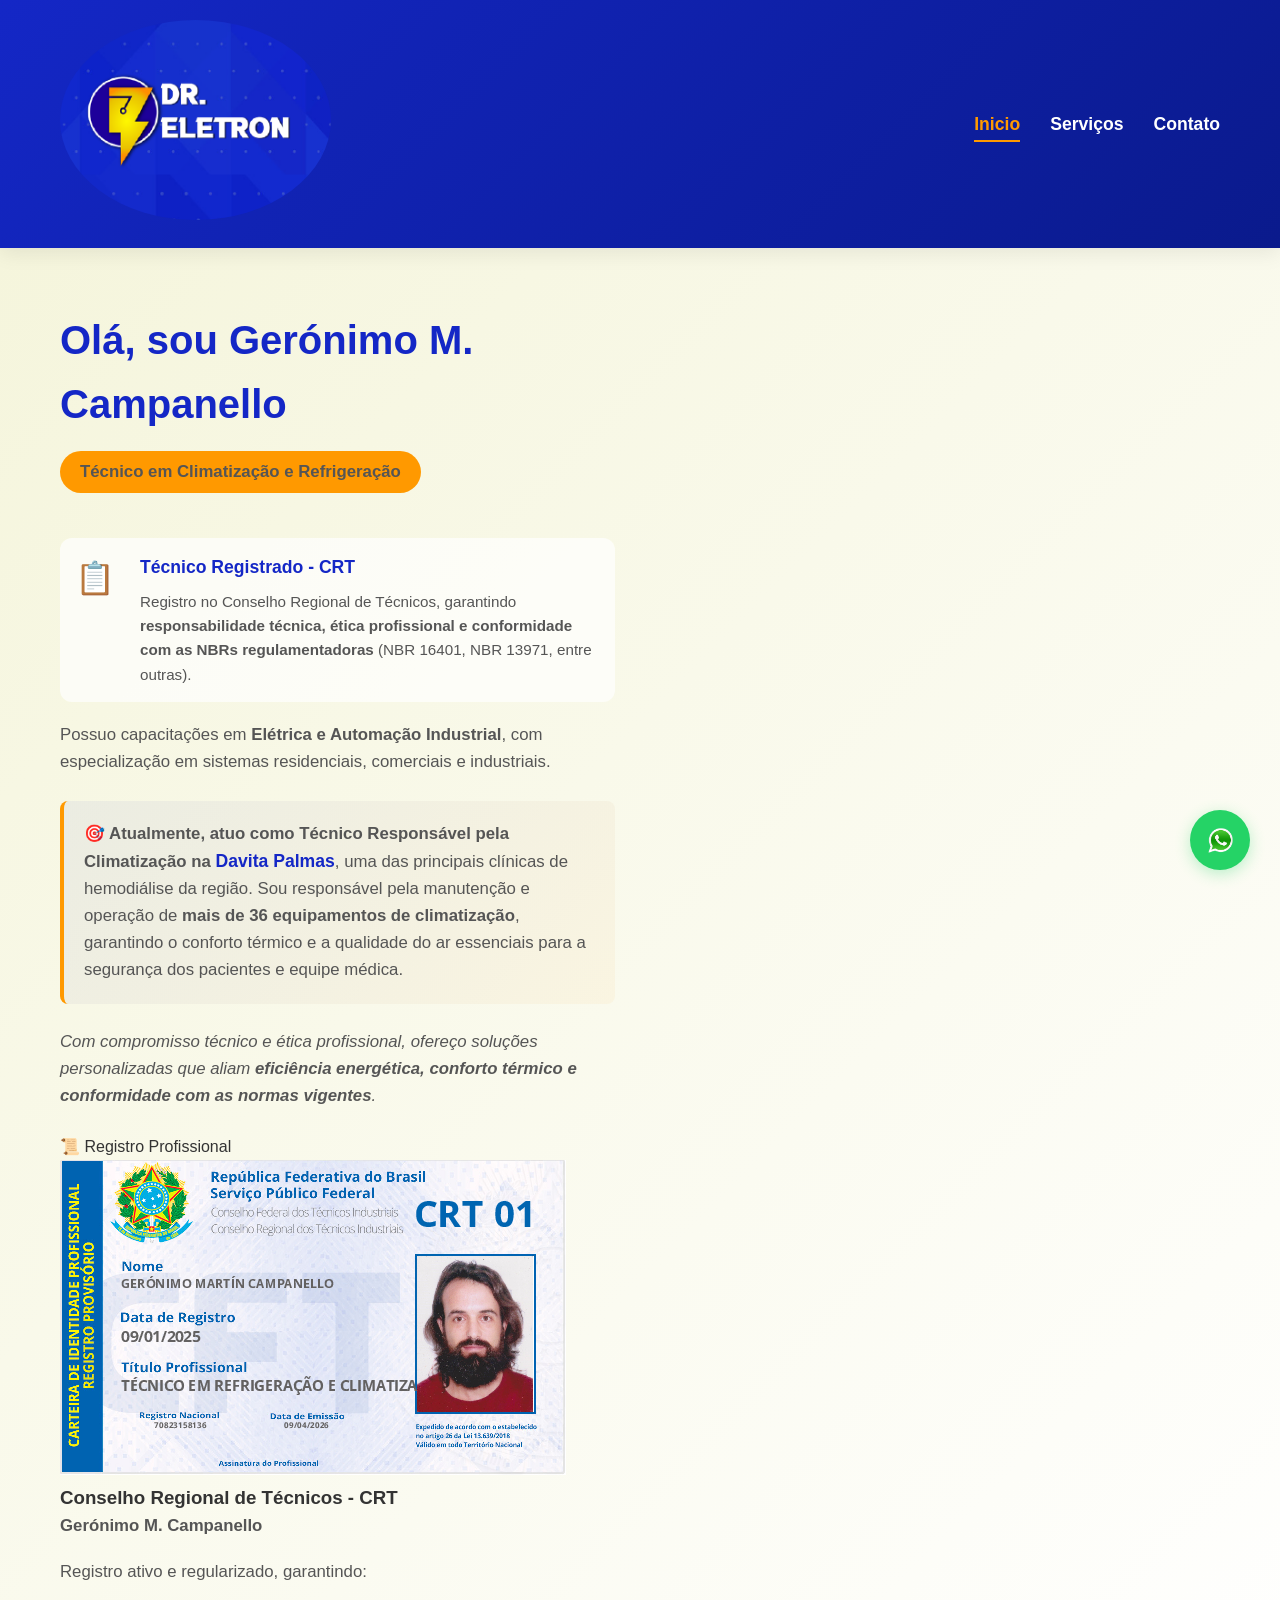
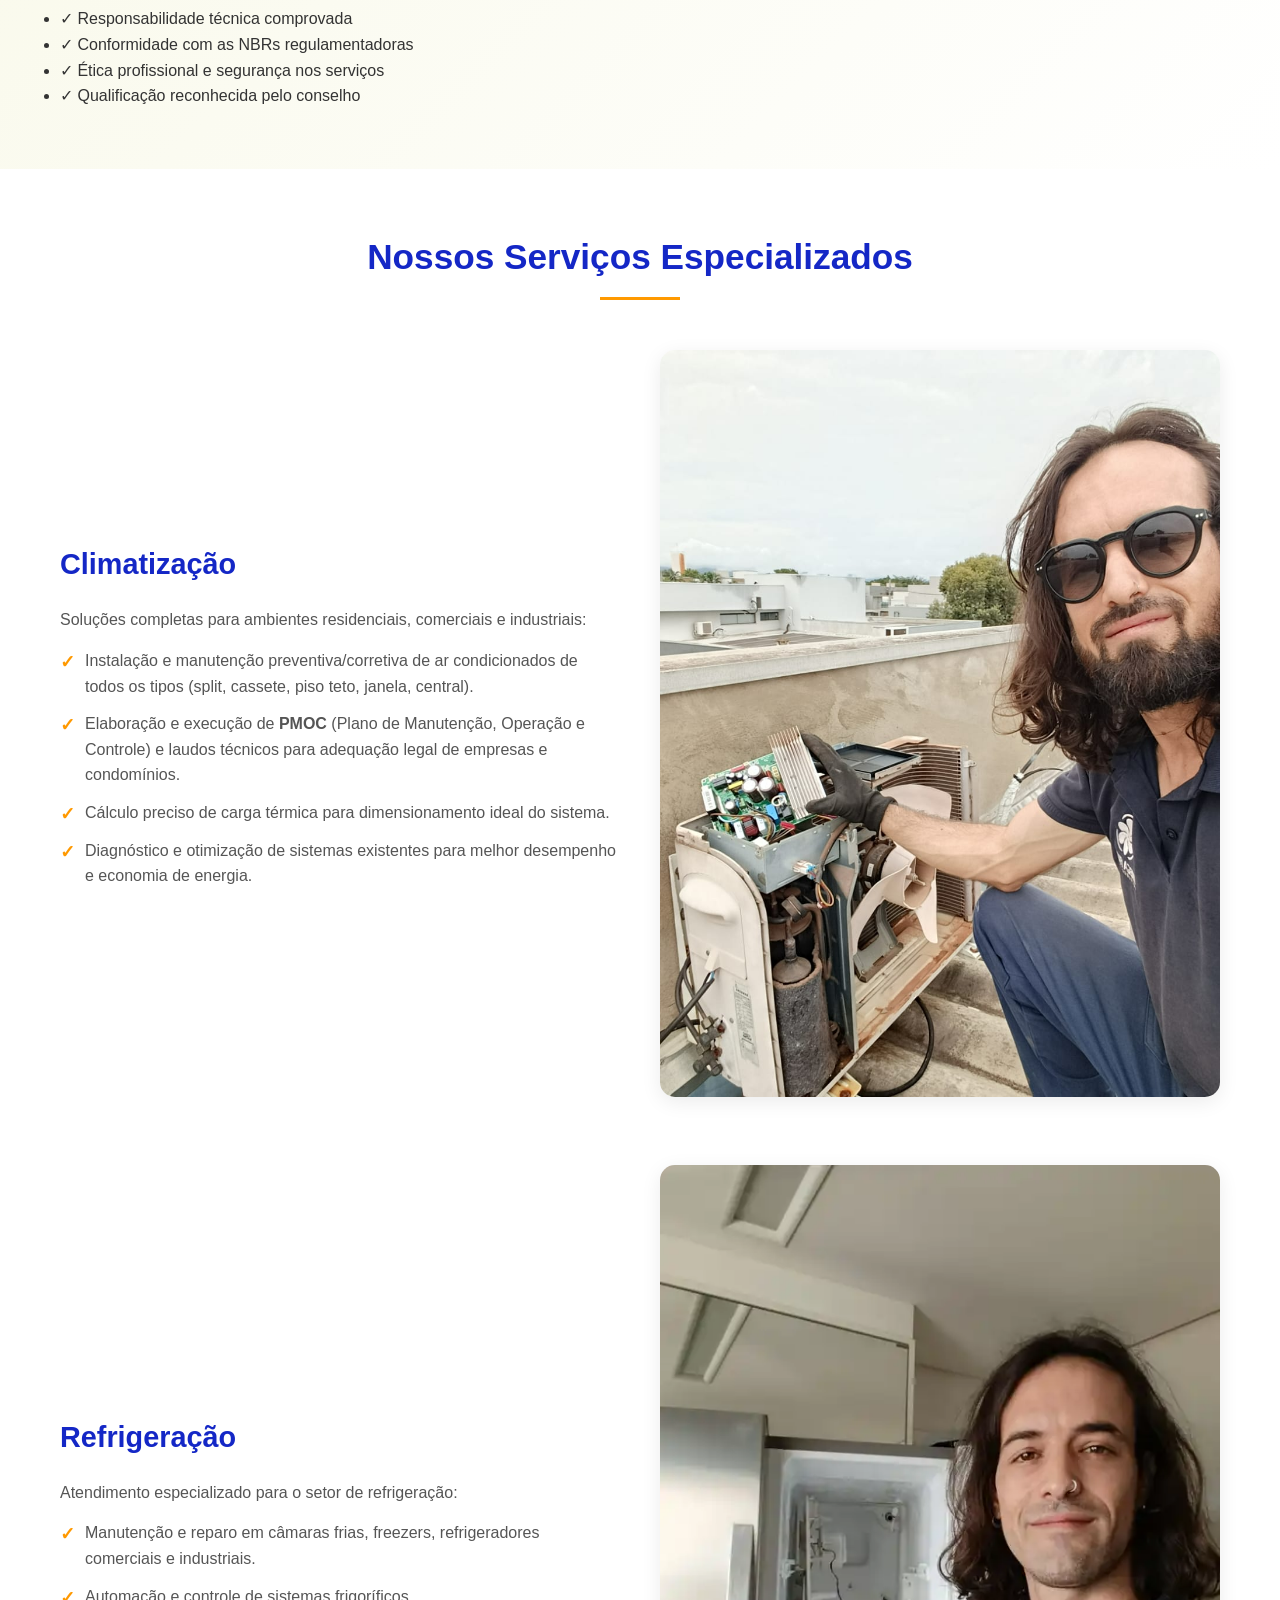
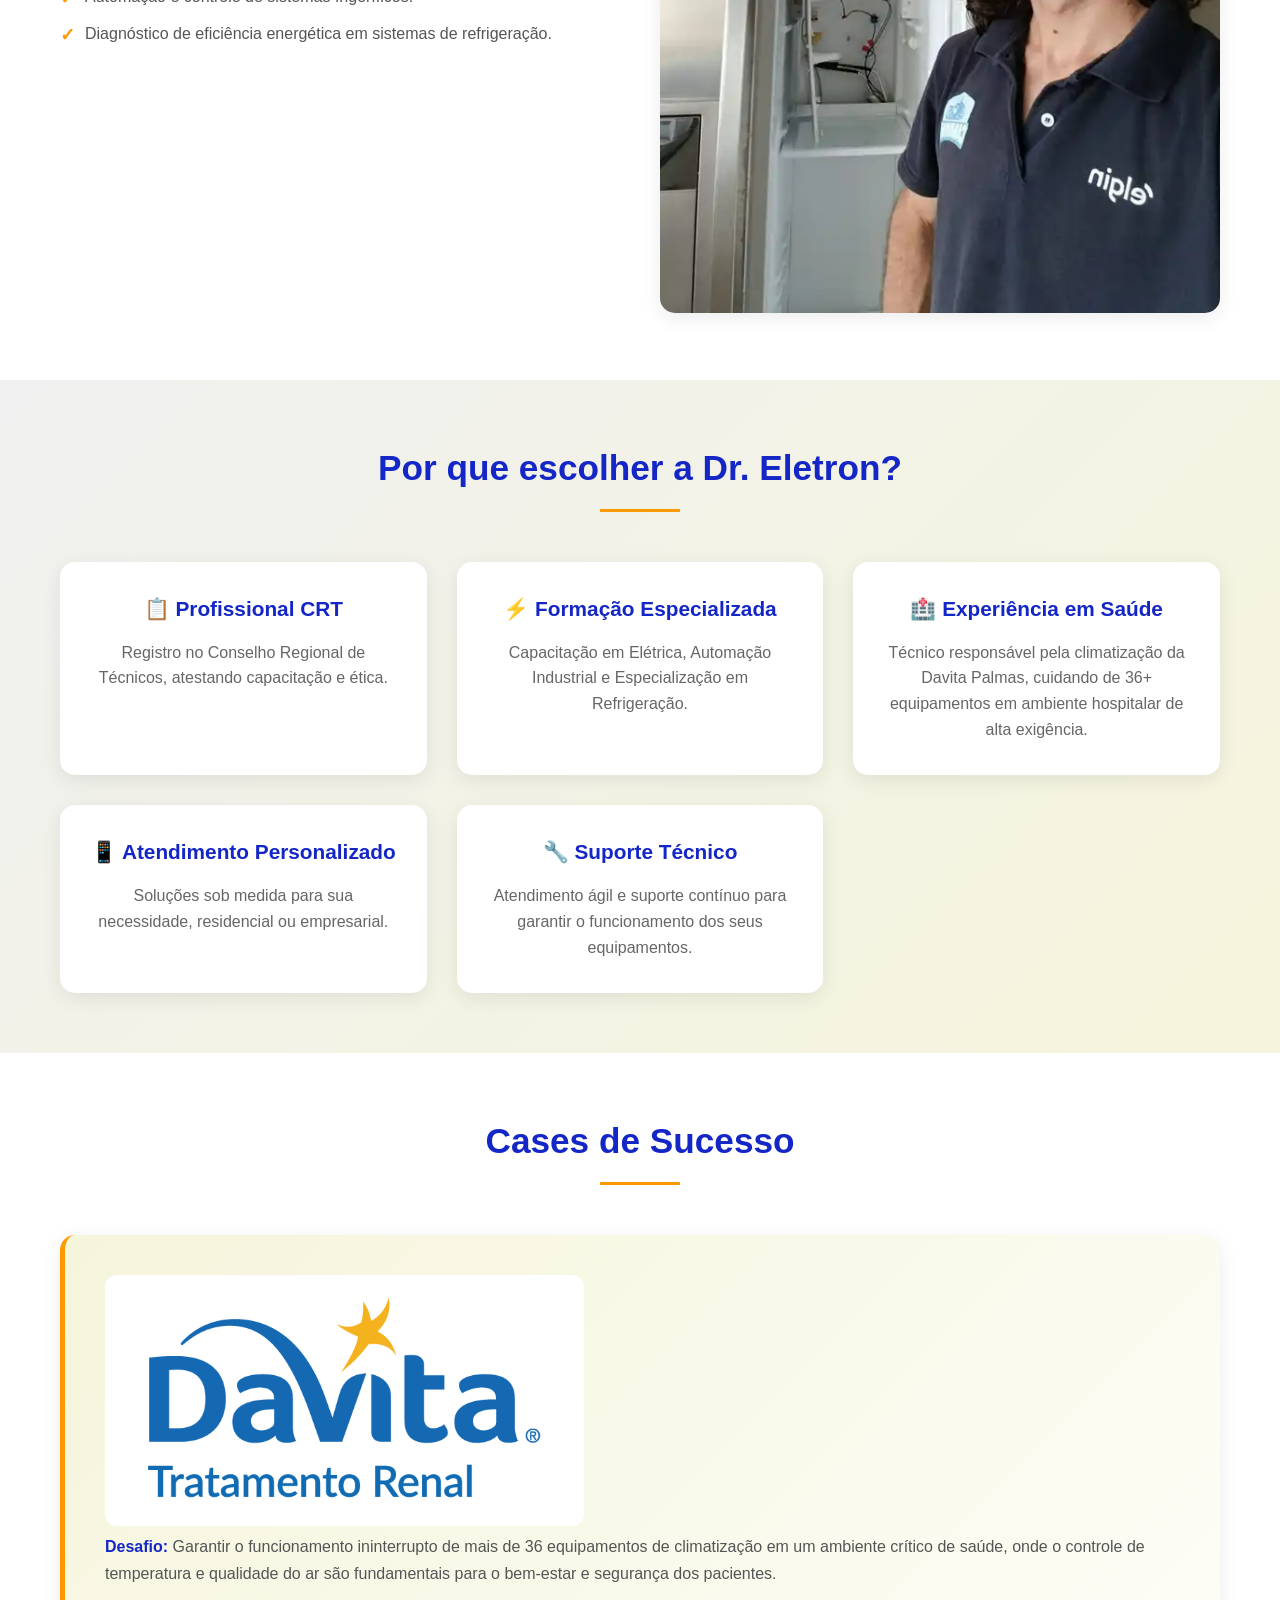
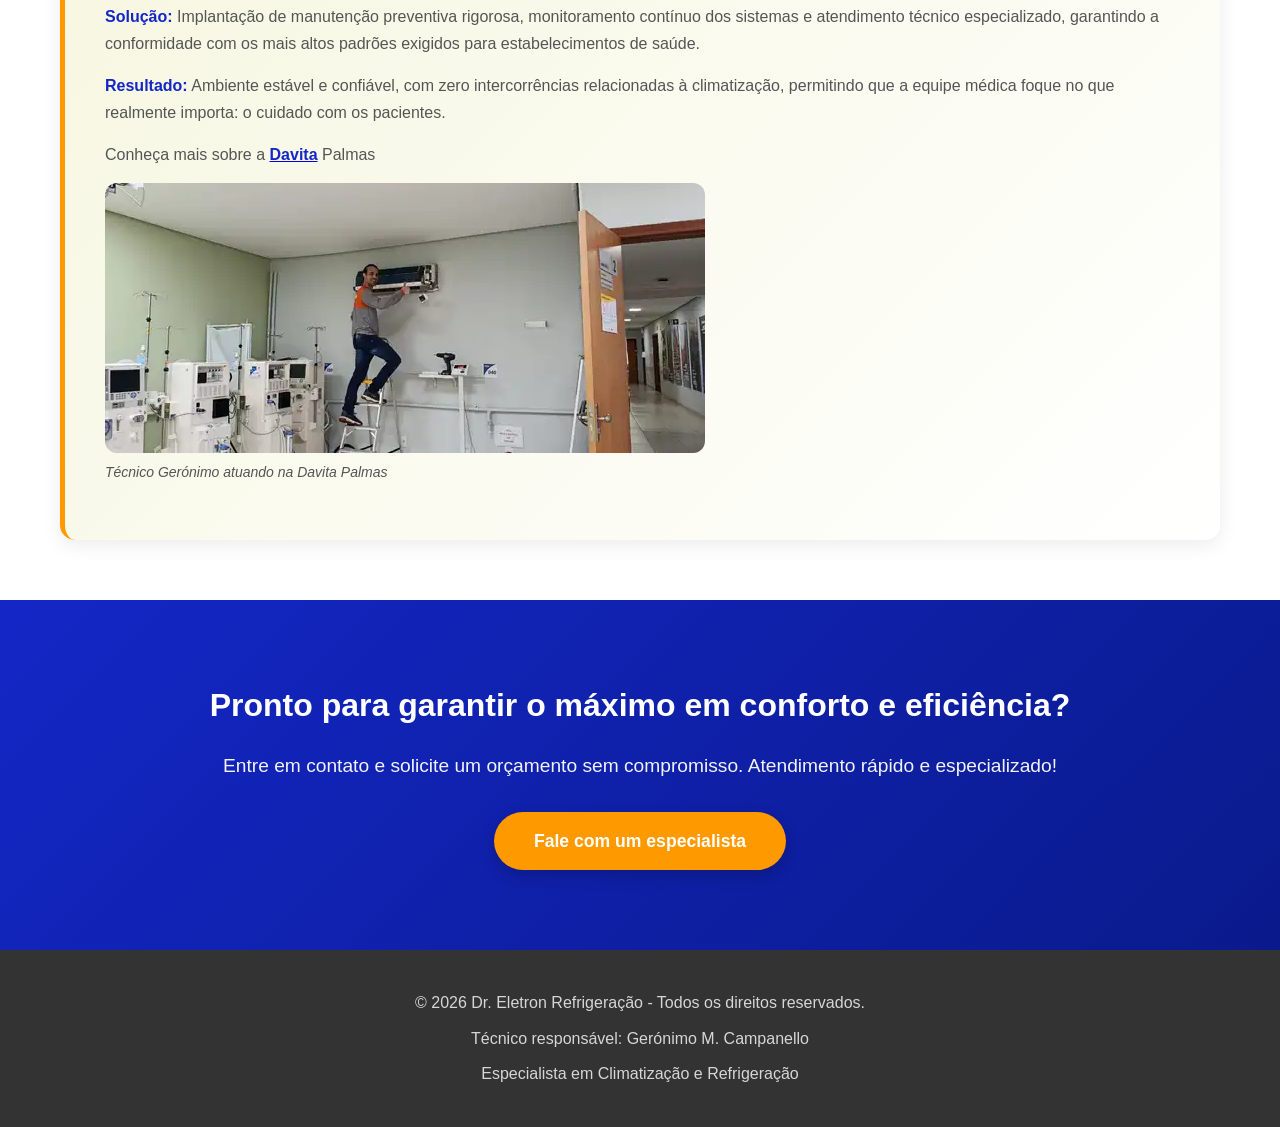
<file: index.html>
<!DOCTYPE html>
<html lang="pt-br">

<head>
    <meta charset="UTF-8">
    <meta name="viewport" content="width=device-width, initial-scale=1.0">
    <meta name="description"
        content="Dr. Eletron Refrigeração - Serviços técnicos especializados em climatização e refrigeração residencial, comercial e industrial. Técnico responsável pela climatização da Davita Palmas. Profissional credenciado Gree Brasil.">
    <meta name="keywords"
        content="climatização, refrigeração, ar condicionado, manutenção, instalação, PMOC, Geronimo Campanello, Davita Palmas, técnico climatização">
    <title>Dr. Eletron Refrigeração | Climatização e Refrigeração</title>
    <link rel="stylesheet" href="estilo.css">
    <link rel="icon" href="img-logos/dr.eletron.ico">
</head>

<body>
    <header>
        <div class="container">
            <div class="logo">
                <img src="img-logos/logo.dr.eletron.png" alt="Logo Dr. Eletron Refrigeração">
            </div>
            <nav>
                <ul class="menu">
                    <li><a href="#index" class="ativo">Inicio</a></li>
                    <li><a href="#servicos">Serviços</a></li>
                    <li><a href="contato.html">Contato</a></li>
                </ul>
            </nav>
        </div>
    </header>
    <main>


        <!-- Seção Sobre o Técnico -->
        <section class="sobre-tecnico" id="index">
            <div class="container">
                <div class="tecnico-info">
                    <h2>Olá, sou Gerónimo M. Campanello</h2>
                    <p class="badge">Técnico em Climatização e Refrigeração</p>


                    <!-- Credenciais em destaque -->
                    <div class="credenciais-destaque">
                        <div class="credencial-item">
                            <div class="credencial-icon">📋</div>
                            <div class="credencial-texto">
                                <h3>Técnico Registrado - CRT</h3>
                                <p>Registro no Conselho Regional de Técnicos, garantindo <strong>responsabilidade
                                        técnica, ética profissional e conformidade com as NBRs regulamentadoras</strong>
                                    (NBR 16401, NBR 13971, entre outras).</p>
                            </div>
                        </div>
                    <!--
                        <div class="credencial-item">
                            <div class="credencial-icon">🏭</div>
                            <div class="credencial-texto">
                                <h3>Instalador Credenciado Gree Brasil</h3>
                                <p>Certificação oficial da marca, assegurando <strong>procedimentos técnicos conforme
                                        padrão de fábrica, garantia estendida e excelência</strong> em instalações e
                                    manutenções.</p>
                            </div>
                        </div>
                    </div>

                    <div class="img-gree">
                        <img src="img-logos/logo.gree.webp" alt="Logo Gree">
                    </div>
-->
                    <p class="descricao-formacao">Possuo capacitações em <strong>Elétrica e Automação
                            Industrial</strong>, com especialização em sistemas residenciais, comerciais e industriais.
                    </p>

                    <div class="destaque-experiencia">
                        <p><strong>🎯 Atualmente, atuo como Técnico Responsável pela Climatização na <span
                                    class="davita"><a target="_blank"
                                        href="https://www.davita.com.br/post_clinica/davita-palmas/">Davita
                                        Palmas</a></span></strong>, uma das principais clínicas de hemodiálise da
                            região. Sou responsável pela manutenção e operação de <strong>mais de 36 equipamentos de
                                climatização</strong>, garantindo o conforto térmico e a qualidade do ar essenciais para
                            a segurança dos pacientes e equipe médica.</p>
                    </div>

                    <p class="compromisso">Com compromisso técnico e ética profissional, ofereço soluções personalizadas
                        que aliam <strong>eficiência energética, conforto térmico e conformidade com as normas
                            vigentes</strong>.</p>
                </div>

                <!-- Card CRT em Destaque -->
                <div class="card-crt-destaque">
                    <div class="crt-badge">
                        <span class="crt-icon">📜</span>
                        <span class="crt-title">Registro Profissional</span>
                    </div>
                    <div class="crt-content">
                        <div class="crt-imagem">
                            <img src="img-logos/carteira.crt.png" alt="Carteira CRT - Gerónimo M. Campanello">
                            <div class="crt-efeito"></div>
                        </div>
                        <div class="crt-info">
                            <h3>Conselho Regional de Técnicos - CRT</h3>
                            <p><strong>Gerónimo M. Campanello</strong></p>
                            <p>Registro ativo e regularizado, garantindo:</p>
                            <ul>
                                <li>✓ Responsabilidade técnica comprovada</li>
                                <li>✓ Conformidade com as NBRs regulamentadoras</li>
                                <li>✓ Ética profissional e segurança nos serviços</li>
                                <li>✓ Qualificação reconhecida pelo conselho</li>
                            </ul>
                        </div>
                    </div>
                </div>

            </div>
        </section>
        <!-- Seção de Serviços em Destaque -->
        <section class="servicos-destaque" id="servicos">
            <div class="container">
                <h2>Nossos Serviços Especializados</h2>
                <div class="servico-item">
                    <div class="servico-texto">
                        <h3>Climatização</h3>
                        <p>Soluções completas para ambientes residenciais, comerciais e industriais:</p>
                        <ul>
                            <li>Instalação e manutenção preventiva/corretiva de ar condicionados de todos os tipos
                                (split, cassete, piso teto, janela, central).</li>
                            <li>Elaboração e execução de <strong>PMOC</strong> (Plano de Manutenção, Operação e
                                Controle) e laudos técnicos para adequação legal de empresas e condomínios.</li>
                            <li>Cálculo preciso de carga térmica para dimensionamento ideal do sistema.</li>
                            <li>Diagnóstico e otimização de sistemas existentes para melhor desempenho e economia de
                                energia.</li>
                        </ul>
                    </div>
                    <div class="servico-imagem">
                        <img src="img-logos/geronimo.placa.condensadora.jpeg"
                            alt="Técnico Gerónimo realizando manutenção em equipamento de refrigeração">
                    </div>
                </div>

                <div class="servico-item">
                    <div class="servico-texto">
                        <h3>Refrigeração</h3>
                        <p>Atendimento especializado para o setor de refrigeração:</p>
                        <ul>
                            <li>Manutenção e reparo em câmaras frias, freezers, refrigeradores comerciais e industriais.
                            </li>
                            <li>Automação e controle de sistemas frigoríficos.</li>
                            <li>Diagnóstico de eficiência energética em sistemas de refrigeração.</li>
                        </ul>
                    </div>
                    <div class="servico-imagem">
                        <img src="img-logos/geronimo.refrigeracao01.webp"
                            alt="Técnico realizando manutenção em geladeira">
                    </div>
                </div>
            </div>
        </section>

        <!-- Seção de Diferenciais -->
        <section class="diferenciais">
            <div class="container">
                <h2>Por que escolher a Dr. Eletron?</h2>
                <div class="cards-diferenciais">

                    <div class="card">
                        <h3>📋 Profissional CRT</h3>
                        <p>Registro no Conselho Regional de Técnicos, atestando capacitação e ética.</p>
                    </div>
                    <div class="card">
                        <h3>⚡ Formação Especializada</h3>
                        <p>Capacitação em Elétrica, Automação Industrial e Especialização em Refrigeração.</p>
                    </div>
                 
                 <!--
                    <div class="card">
                        <h3>🏆 Credenciamento Gree</h3>
                        <p>Instalador oficial, garantindo procedimentos de fábrica e garantia estendida.</p>
                    </div>

                -->    
                    <div class="card">
                        <h3>🏥 Experiência em Saúde</h3>
                        <p>Técnico responsável pela climatização da Davita Palmas, cuidando de 36+ equipamentos em
                            ambiente hospitalar de alta exigência.</p>
                    </div>

                    <div class="card">
                        <h3>📱 Atendimento Personalizado</h3>
                        <p>Soluções sob medida para sua necessidade, residencial ou empresarial.</p>
                    </div>
                    <div class="card">
                        <h3>🔧 Suporte Técnico</h3>
                        <p>Atendimento ágil e suporte contínuo para garantir o funcionamento dos seus equipamentos.</p>
                    </div>
                </div>
            </div>
        </section>

        <!-- Seção Cases de Sucesso -->
        <section class="cases">
            <div class="container">
                <h2>Cases de Sucesso</h2>
                <div class="case-item">
                    <div class="case-info">
                        <img src="img-logos/logodavita.png" alt="logo Davita Clinica de Hemodialises">
                        <p><strong>Desafio:</strong> Garantir o funcionamento ininterrupto de mais de 36 equipamentos de
                            climatização em um ambiente crítico de saúde, onde o controle de temperatura e qualidade do
                            ar são fundamentais para o bem-estar e segurança dos pacientes.</p>
                        <p><strong>Solução:</strong> Implantação de manutenção preventiva rigorosa, monitoramento
                            contínuo dos sistemas e atendimento técnico especializado, garantindo a conformidade com os
                            mais altos padrões exigidos para estabelecimentos de saúde.</p>
                        <p><strong>Resultado:</strong> Ambiente estável e confiável, com zero intercorrências
                            relacionadas à climatização, permitindo que a equipe médica foque no que realmente importa:
                            o cuidado com os pacientes.</p>
                        <p>Conheça mais sobre a <a target="_blank" href="https://www.davita.com.br/post_clinica/davita-palmas/"><strong>Davita</strong></a> Palmas</p>
                        <img src="img-logos/geronimo.davita.escada.webp" alt="">
                        <p class="txt-comentario"><i>Técnico Gerónimo atuando na Davita Palmas</i></p>
                    </div>
                </div>
            </div>
        </section>

        <!-- Seção de Chamada para Ação (CTA) -->
        <section class="cta">
            <div class="container">
                <h2>Pronto para garantir o máximo em conforto e eficiência?</h2>
                <p>Entre em contato e solicite um orçamento sem compromisso. Atendimento rápido e especializado!</p>
                <a href="contato.html" class="btn-contato">Fale com um especialista</a>
            </div>
        </section>
    </main>

    <footer>
        <div class="container">
            <p>© 2026 Dr. Eletron Refrigeração - Todos os direitos reservados.</p>
            <p>Técnico responsável: Gerónimo M. Campanello</p>
            <p>Especialista em Climatização e Refrigeração</p>
        </div>
    </footer>

    <!-- Botão Flutuante WhatsApp -->
    <a href="https://wa.me/5563992994443?text=Olá%20Gerónimo,%20gostaria%20de%20mais%20informações%20sobre%20seus%20serviços!"
        class="whatsapp-float" target="_blank" rel="noopener noreferrer">
        <img src="img-logos/za.s.fund (1).png" alt="WhatsApp" class="whatsapp-icon">
        <span class="whatsapp-tooltip">Fale conosco!</span>
    </a>
</body>

</html>
</file>
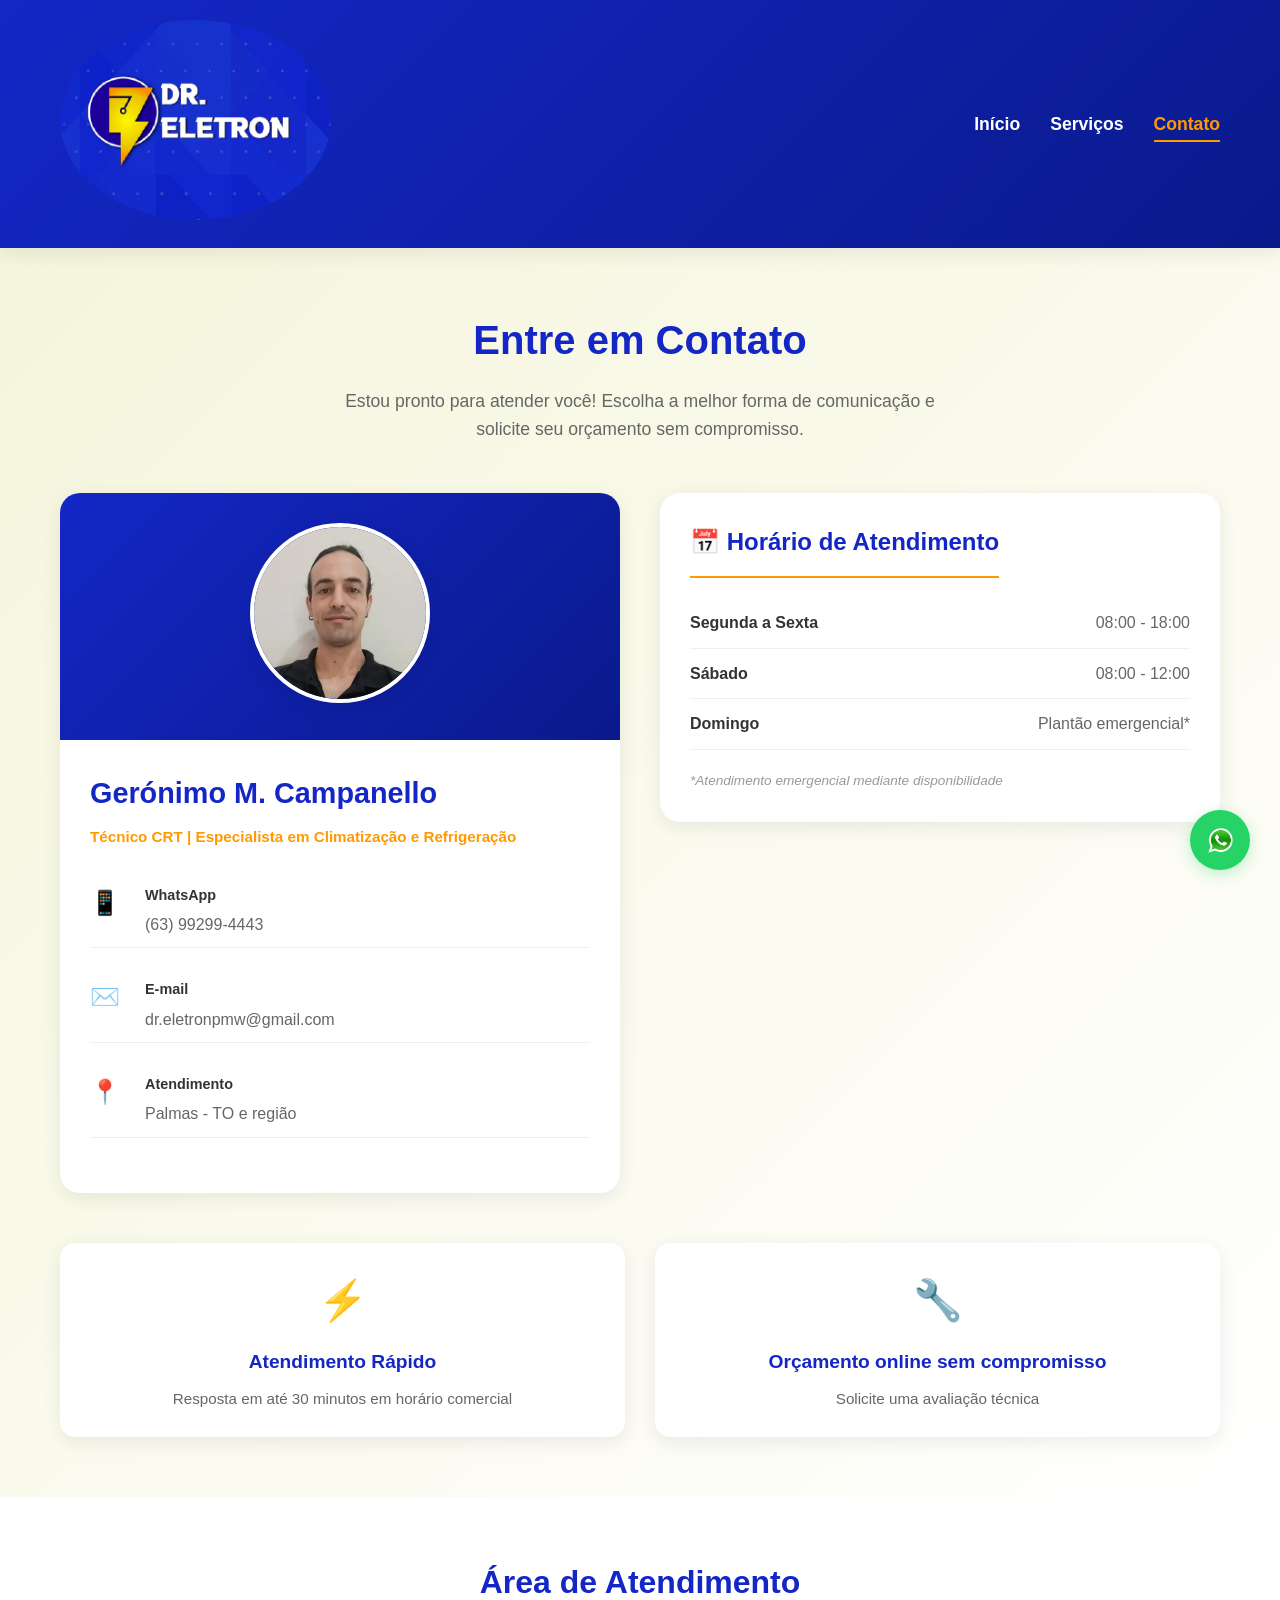
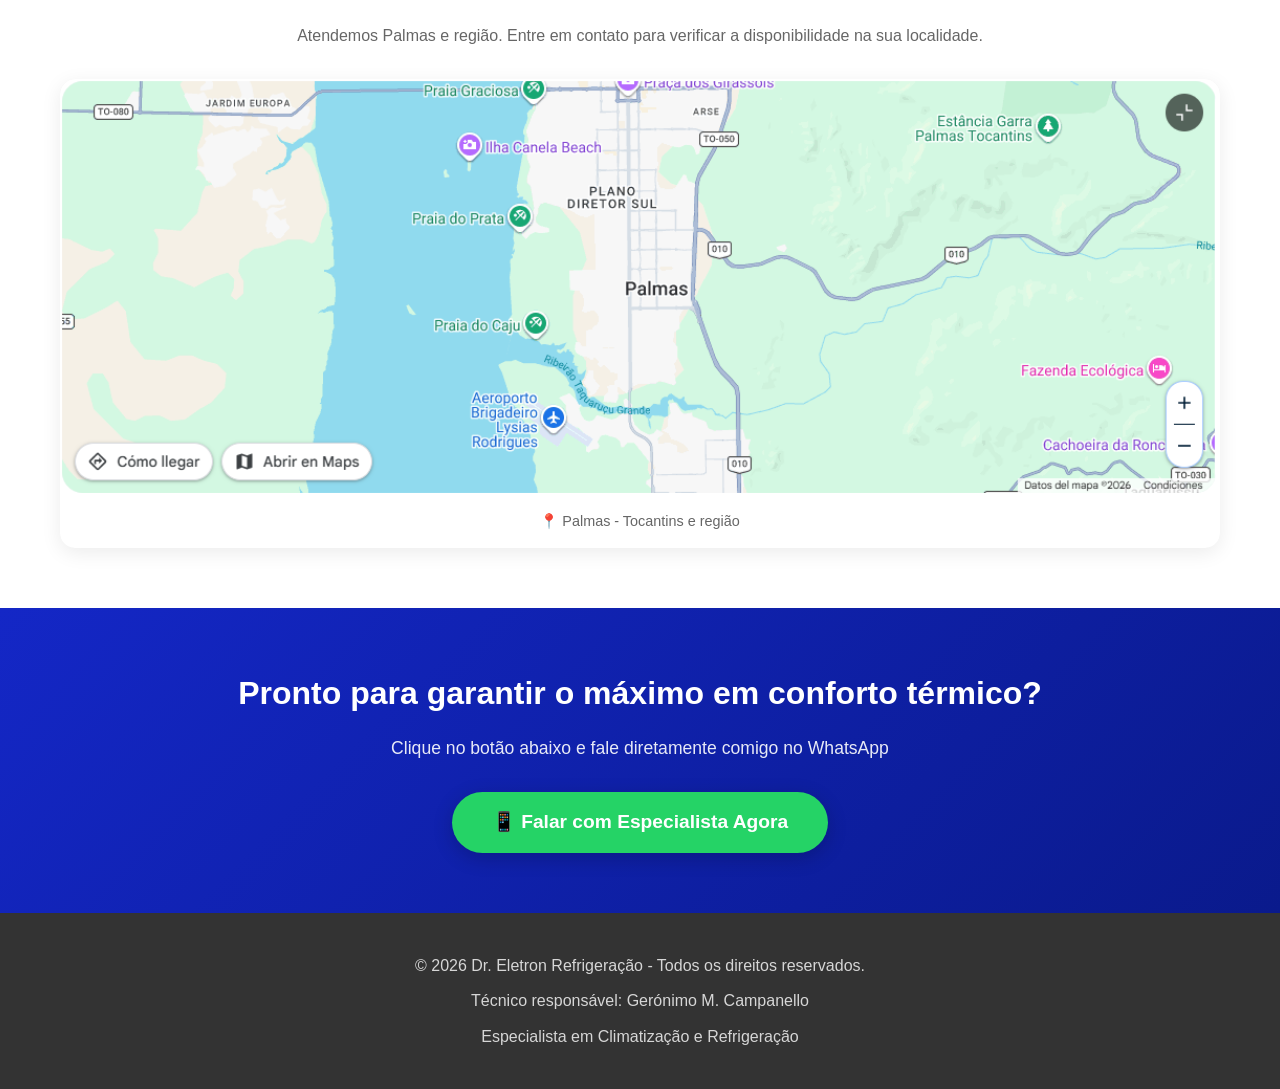
<file: contato.html>
<!DOCTYPE html>
<html lang="pt-br">

<head>
    <meta charset="UTF-8">
    <meta name="viewport" content="width=device-width, initial-scale=1.0">
    <meta name="description"
        content="Entre em contato com Dr. Eletron Refrigeração. Solicite orçamento, tire dúvidas ou agende uma visita técnica. Atendimento rápido e especializado em climatização e refrigeração.">
    <meta name="keywords"
        content="contato, whatsapp, email, orçamento, climatização, refrigeração, Geronimo Campanello">
    <title>Contato | Dr. Eletron Refrigeração</title>
    <link rel="stylesheet" href="estilo.css">
</head>

<body>
    <header>
        <div class="container">
            <div class="logo">
                <img src="img-logos/logo.dr.eletron.png" alt="Logo Dr. Eletron Refrigeração">
            </div>
            <nav>
                <ul class="menu">
                    <li><a href="index.html">Início</a></li>
                    <li><a href="index.html#servicos">Serviços</a></li>
                    <li><a href="contato.html" class="ativo">Contato</a></li>
                </ul>
            </nav>
        </div>
    </header>

    <main>
        <!-- Seção de Contato Principal -->
        <section class="contato-principal">
            <div class="container">
                <div class="contato-header">
                    <h1>Entre em Contato</h1>
                    <p>Estou pronto para atender você! Escolha a melhor forma de comunicação e solicite seu orçamento
                        sem compromisso.</p>
                </div>

                <div class="contato-wrapper">
                    <!-- Card do Técnico -->
                    <div class="card-tecnico-contato">
                        <div class="tecnico-foto">
                            <img src="img-logos/geronimo.dr.eletron.recorte.webp"
                                alt="Gerónimo Campanello - Técnico em Climatização e Refrigeração">
                        </div>
                        <div class="tecnico-dados">
                            <h2>Gerónimo M. Campanello</h2>
                            <p class="tecnico-titulo">Técnico CRT | Especialista em Climatização e Refrigeração</p>
                            <div class="contato-info">
                                <div class="info-item">
                                    <span class="info-icon">📱</span>
                                    <div>
                                        <strong>WhatsApp</strong>
                                        <a href="https://wa.me/5563992994443?text=Olá%20Gerónimo,%20gostaria%20de%20mais%20informações%20sobre%20seus%20serviços!"
                                            target="_blank" class="whatsapp-link">(63) 99299-4443 </a>
                                    </div>
                                </div>
                                <div class="info-item">
                                    <span class="info-icon">✉️</span>
                                    <div>
                                        <strong>E-mail</strong>
                                        <a href="mailto:contato@dreletronrefrigeracao.com.br"
                                            class="email-link">dr.eletronpmw@gmail.com</a>
                                    </div>
                                </div>
                                <div class="info-item">
                                    <span class="info-icon">📍</span>
                                    <div>
                                        <strong>Atendimento</strong>
                                        <p>Palmas - TO e região</p>
                                    </div>
                                </div>
                            </div>
                        </div>
                    </div>

                    <!-- Horário de Atendimento -->
                    <div class="card-atendimento">
                        <h3>📅 Horário de Atendimento</h3>
                        <ul class="horarios">
                            <li>
                                <span>Segunda a Sexta</span>
                                <span>08:00 - 18:00</span>
                            </li>
                            <li>
                                <span>Sábado</span>
                                <span>08:00 - 12:00</span>
                            </li>
                            <li>
                                <span>Domingo</span>
                                <span>Plantão emergencial*</span>
                            </li>
                        </ul>
                        <p class="obs-horario">*Atendimento emergencial mediante disponibilidade</p>
                    </div>
                </div>

                <!-- Informações Adicionais -->
                <div class="info-adicional">
                    <div class="info-card">
                        <span class="info-icon-grande">⚡</span>
                        <h3>Atendimento Rápido</h3>
                        <p>Resposta em até 30 minutos em horário comercial</p>
                    </div>
                    <div class="info-card">
                        <span class="info-icon-grande">🔧</span>
                        <h3>Orçamento online sem compromisso</h3>
                        <p>Solicite uma avaliação técnica</p>
                    </div>

                <!--    
                    <div class="info-card">
                        <span class="info-icon-grande">🏆</span>
                        <h3>Credenciado Gree Brasil</h3>
                        <p>Garantia e qualidade de fábrica</p>
                    </div>

                -->
                    
                </div>
            </div>
        </section>

        <!-- Seção de Mapa (opcional) -->
        <section class="mapa-regiao">
            <div class="container">
                <h2>Área de Atendimento</h2>
                <p>Atendemos Palmas e região. Entre em contato para verificar a disponibilidade na sua localidade.</p>
                <div class="mapa-placeholder">
                    <a target="_blank"
                        href="https://www.google.com/maps?sca_esv=269c172d4162f071&rlz=1C1VDKB_pt-PTBR1072BR1072&output=search&q=palmas+tocantins&source=lnms&fbs=[base64]&entry=mc&ved=1t:200715&ictx=111"><img
                            src="img-logos/mapa.palmas.png" alt="Mapa da região de Palmas - TO"></a>

                    <p class="legenda-mapa">📍 Palmas - Tocantins e região</p>
                </div>
            </div>
        </section>

        <!-- Seção de Chamada para Ação -->
        <section class="cta-contato">
            <div class="container">
                <h2>Pronto para garantir o máximo em conforto térmico?</h2>
                <p>Clique no botão abaixo e fale diretamente comigo no WhatsApp</p>
                <a href="https://wa.me/5563992994443?text=Olá%20Gerónimo,%20gostaria%20de%20mais%20informações%20sobre%20seus%20serviços!"
                    target="_blank" class="btn-whatsapp-grande">
                    📱 Falar com Especialista Agora
                </a>
            </div>
        </section>
    </main>

    <footer>
        <div class="container">
            <p>© 2026 Dr. Eletron Refrigeração - Todos os direitos reservados.</p>
            <p>Técnico responsável: Gerónimo M. Campanello</p>
            <p>Especialista em Climatização e Refrigeração <!-- | Credenciado Gree Brasil --> </p>
        </div>
    </footer>
    <!-- Botão Flutuante WhatsApp -->
    <a href="https://wa.me/5563992994443?text=Olá%20Gerónimo,%20gostaria%20de%20mais%20informações%20sobre%20seus%20serviços!"
        class="whatsapp-float" target="_blank" rel="noopener noreferrer">
        <img src="img-logos/za.s.fund (1).png" alt="WhatsApp" class="whatsapp-icon">
        <span class="whatsapp-tooltip">Fale conosco!</span>
    </a>
</body>

</html>
</file>
<file: estilo.css>
* {
    margin: 0;
    padding: 0;
    box-sizing: border-box;
}

:root {
    --azul-dr: #1427c6;
    --laranja: #ff9900;
    --amarelo: #f1d700;
    --branco: #ffffff;
    --bege: #f5f5dc;
    --cinza-claro: #f0f0f0;
    --cinza-escuro: #333333;
    --sombra: 0 5px 20px rgba(0, 0, 0, 0.08);
    --sombra-hover: 0 10px 30px rgba(0, 0, 0, 0.12);
    --transicao: all 0.3s ease;
}

body {
    font-family: 'Segoe UI', Tahoma, Geneva, Verdana, sans-serif;
    line-height: 1.6;
    color: var(--cinza-escuro);
    background-color: var(--branco);
}

.container {
    max-width: 1200px;
    margin: 0 auto;
    padding: 0 20px;
}

/* ============================================
   HEADER E NAVEGAÇÃO
   ============================================ */
header {
    background: linear-gradient(135deg, var(--azul-dr) 0%, #0a1a8c 100%);
    padding: 20px 0;
    position: sticky;
    top: 0;
    z-index: 1000;
    box-shadow: var(--sombra);
}

header .container {
    max-width: 1200px;
    margin: 0 auto;
    display: flex;
    justify-content: space-between;
    align-items: center;
    flex-wrap: wrap;
}

.logo img {
    max-height: 200px;
    width: auto;
    margin: 0;
    padding: 0;
    border-radius: 50%;
}

.img-gree {
    display: flex;
    margin: 0 auto;
    justify-content: center;
    align-content: center;
    align-items: center
}

.img-gree img {
    max-width: 150px;
}

/* Menu de Navegação */
.menu {
    display: flex;
    list-style: none;
    gap: 30px;
}

.menu li a {
    color: var(--branco);
    text-decoration: none;
    font-weight: 600;
    font-size: 1.1rem;
    padding: 8px 0;
    transition: var(--transicao);
    position: relative;
}

.menu li a::after {
    content: '';
    position: absolute;
    bottom: 0;
    left: 0;
    width: 0;
    height: 2px;
    background: var(--laranja);
    transition: var(--transicao);
}

.menu li a:hover::after,
.menu li a.ativo::after {
    width: 100%;
}

.menu li a:hover,
.menu li a.ativo {
    color: var(--laranja);
}

/* ============================================
   SEÇÃO SOBRE O TÉCNICO
   ============================================ */
.sobre-tecnico {
    padding: 60px 0;
    background: linear-gradient(135deg, var(--bege) 0%, var(--branco) 100%);
}

.sobre-tecnico .container {
    display: grid;
    grid-template-columns: 1fr 1fr;
    gap: 50px;
    align-items: start; /* mudado de center para start para alinhar no topo */
    max-width: 1200px;
    margin: 0 auto;
}

/* Ajuste para telas menores */
@media (max-width: 768px) {
    .sobre-tecnico .container {
        grid-template-columns: 1fr;
        gap: 30px;
    }
}

.tecnico-info h2 {
    font-size: 2.5rem;
    color: var(--azul-dr);
    margin-bottom: 15px;
    font-weight: 700;
}

.badge {
    display: inline-block;
    background: var(--laranja);
    color: var(--branco);
    padding: 8px 20px;
    border-radius: 25px;
    font-size: 0.9rem;
    font-weight: 600;
    margin-bottom: 20px;
}

.tecnico-info p {
    margin-bottom: 20px;
    font-size: 1.05rem;
    color: #555;
}

/* Credenciais em destaque */
.credenciais-destaque {
    margin: 25px 0;
}

.credencial-item {
    display: flex;
    gap: 15px;
    margin-bottom: 20px;
    padding: 15px;
    background: rgba(255, 255, 255, 0.7);
    border-radius: 12px;
    transition: var(--transicao);
}

.credencial-item:hover {
    background: var(--branco);
    transform: translateX(5px);
}

.credencial-icon {
    font-size: 2rem;
    min-width: 50px;
}

.credencial-texto h3 {
    color: var(--azul-dr);
    font-size: 1.1rem;
    margin-bottom: 8px;
}

.credencial-texto p {
    margin-bottom: 0;
    font-size: 0.95rem;
}

.destaque-experiencia {
    background: linear-gradient(135deg, rgba(20, 39, 198, 0.05) 0%, rgba(255, 153, 0, 0.05) 100%);
    border-left: 4px solid var(--laranja);
    padding: 20px;
    margin: 25px 0;
    border-radius: 8px;
}

.destaque-experiencia p {
    margin-bottom: 0;
    font-weight: 500;
}

.davita a {
    color: var(--azul-dr);
    font-weight: 700;
    font-size: 1.1rem;
    text-decoration: none;
}

.davita a:hover {
    text-decoration: underline;
}

.compromisso {
    font-style: italic;
}

/* ============================================
   SEÇÃO SERVIÇOS
   ============================================ */
.servicos-destaque {
    padding: 60px 0;
    background: var(--branco);
}

.servicos-destaque h2 {
    text-align: center;
    font-size: 2.2rem;
    color: var(--azul-dr);
    margin-bottom: 50px;
    position: relative;
    padding-bottom: 15px;
}

.servicos-destaque h2::after {
    content: '';
    position: absolute;
    bottom: 0;
    left: 50%;
    transform: translateX(-50%);
    width: 80px;
    height: 3px;
    background: var(--laranja);
}

.servico-item {
    display: grid;
    grid-template-columns: 1fr 1fr;
    gap: 40px;
    margin-bottom: 60px;
    align-items: center;
}

.servico-item:last-child {
    margin-bottom: 0;
}

.servico-texto h3 {
    font-size: 1.8rem;
    color: var(--azul-dr);
    margin-bottom: 20px;
}

.servico-texto p {
    margin-bottom: 15px;
    color: #555;
}

.servico-texto ul {
    list-style: none;
    margin-bottom: 25px;
}

.servico-texto ul li {
    margin-bottom: 12px;
    padding-left: 25px;
    position: relative;
    color: #555;
}

.servico-texto ul li::before {
    content: '✓';
    position: absolute;
    left: 0;
    color: var(--laranja);
    font-weight: bold;
    font-size: 1.1rem;
}

.btn-saiba-mais {
    display: inline-block;
    background: transparent;
    color: var(--azul-dr);
    text-decoration: none;
    font-weight: 600;
    padding: 10px 0;
    border-bottom: 2px solid var(--laranja);
    transition: var(--transicao);
}

.btn-saiba-mais:hover {
    color: var(--laranja);
    transform: translateX(5px);
}

.servico-imagem img {
    width: 100%;
    border-radius: 15px;
    box-shadow: var(--sombra);
    transition: var(--transicao);
}

.servico-imagem img:hover {
    transform: scale(1.02);
    box-shadow: var(--sombra-hover);
}

/* ============================================
   SEÇÃO DIFERENCIAIS
   ============================================ */
.diferenciais {
    padding: 60px 0;
    background: linear-gradient(135deg, var(--cinza-claro) 0%, var(--bege) 100%);
}

.diferenciais h2 {
    text-align: center;
    font-size: 2.2rem;
    color: var(--azul-dr);
    margin-bottom: 50px;
    position: relative;
    padding-bottom: 15px;
}

.diferenciais h2::after {
    content: '';
    position: absolute;
    bottom: 0;
    left: 50%;
    transform: translateX(-50%);
    width: 80px;
    height: 3px;
    background: var(--laranja);
}

.cards-diferenciais {
    display: grid;
    grid-template-columns: repeat(auto-fit, minmax(300px, 1fr));
    gap: 30px;
}

.card {
    background: var(--branco);
    padding: 30px;
    border-radius: 15px;
    text-align: center;
    transition: var(--transicao);
    box-shadow: var(--sombra);
    border-bottom: 3px solid transparent;
}

.card:hover {
    transform: translateY(-5px);
    box-shadow: var(--sombra-hover);
    border-bottom-color: var(--laranja);
}

.card h3 {
    font-size: 1.3rem;
    color: var(--azul-dr);
    margin-bottom: 15px;
}

.card p {
    color: #666;
    line-height: 1.6;
}

/* ============================================
   SEÇÃO CASES DE SUCESSO
   ============================================ */
.cases {
    padding: 60px 0;
    background: var(--branco);
}
.txt-comentario{
    font-size: 14px;
}

.cases img{
    border-radius: 12px;
    max-width: 100%;
}

.cases h2 {
    text-align: center;
    font-size: 2.2rem;
    color: var(--azul-dr);
    margin-bottom: 50px;
    position: relative;
    padding-bottom: 15px;
}

.cases h2::after {
    content: '';
    position: absolute;
    bottom: 0;
    left: 50%;
    transform: translateX(-50%);
    width: 80px;
    height: 3px;
    background: var(--laranja);
}

.case-item {
    background: linear-gradient(135deg, var(--bege) 0%, var(--branco) 100%);
    border-radius: 15px;
    padding: 40px;
    box-shadow: var(--sombra);
    border-left: 5px solid var(--laranja);
}

.case-info h3 {
    font-size: 1.5rem;
    color: var(--azul-dr);
    margin-bottom: 20px;
}

.case-info p {
    margin-bottom: 15px;
    color: #555;
    line-height: 1.7;
}

.case-info p strong {
    color: var(--azul-dr);
}

/* ============================================
   SEÇÃO CTA (CHAMADA PARA AÇÃO)
   ============================================ */
.cta {
    padding: 80px 0;
    background: linear-gradient(135deg, var(--azul-dr) 0%, #0a1a8c 100%);
    text-align: center;
    color: var(--branco);
}

.cta h2 {
    font-size: 2rem;
    margin-bottom: 20px;
}

.cta p {
    font-size: 1.2rem;
    margin-bottom: 30px;
    opacity: 0.95;
}

.btn-contato {
    display: inline-block;
    background: var(--laranja);
    color: var(--branco);
    text-decoration: none;
    padding: 15px 40px;
    border-radius: 50px;
    font-weight: 600;
    font-size: 1.1rem;
    transition: var(--transicao);
    box-shadow: 0 5px 15px rgba(0, 0, 0, 0.2);
}

.btn-contato:hover {
    background: var(--amarelo);
    transform: translateY(-2px);
    box-shadow: 0 8px 20px rgba(0, 0, 0, 0.3);
}

/* ============================================
   FOOTER
   ============================================ */
footer {
    background: var(--cinza-escuro);
    color: var(--branco);
    padding: 40px 0;
    text-align: center;
}

footer p {
    margin-bottom: 10px;
    opacity: 0.8;
}

footer p:last-child {
    margin-bottom: 0;
}

/* ============================================
   RESPONSIVIDADE
   ============================================ */
@media (max-width: 768px) {
    header .container {
        flex-direction: column;
        text-align: center;
    }

    .menu {
        flex-wrap: wrap;
        justify-content: center;
        gap: 20px;
    }

    .sobre-tecnico .container {
        grid-template-columns: 1fr;
        gap: 30px;
    }

    .tecnico-info h1 {
        font-size: 2rem;
    }

    .servico-item {
        grid-template-columns: 1fr;
        gap: 30px;
    }

    .servico-item:nth-child(even) .servico-imagem {
        order: -1;
    }

    .servico-texto h3 {
        font-size: 1.5rem;
    }

    .cards-diferenciais {
        grid-template-columns: 1fr;
    }

    .case-item {
        padding: 25px;
    }

    .cta h2 {
        font-size: 1.5rem;
    }

    .cta p {
        font-size: 1rem;
    }

    .btn-contato {
        padding: 12px 30px;
        font-size: 1rem;
    }
}

@media (max-width: 480px) {
    .container {
        padding: 0 15px;
    }

    .tecnico-info h1 {
        font-size: 1.8rem;
    }

    .badge {
        font-size: 0.8rem;
    }

    .servicos-destaque h2,
    .diferenciais h2,
    .cases h2 {
        font-size: 1.8rem;
    }

    .card {
        padding: 20px;
    }

    .case-info h3 {
        font-size: 1.3rem;
    }
}

/* ============================================
   ANIMAÇÕES E EFEITOS
   ============================================ */
@keyframes fadeInUp {
    from {
        opacity: 0;
        transform: translateY(30px);
    }

    to {
        opacity: 1;
        transform: translateY(0);
    }
}

.sobre-tecnico,
.servicos-destaque,
.diferenciais,
.cases,
.cta {
    animation: fadeInUp 0.6s ease-out;
}

/* Scroll Suave */
html {
    scroll-behavior: smooth;
}

/* Seleção de Texto */
::selection {
    background: var(--laranja);
    color: var(--branco);
}

/* Scrollbar Personalizada */
::-webkit-scrollbar {
    width: 10px;
}

::-webkit-scrollbar-track {
    background: var(--cinza-claro);
}

::-webkit-scrollbar-thumb {
    background: var(--azul-dr);
    border-radius: 5px;
}

::-webkit-scrollbar-thumb:hover {
    background: var(--laranja);
}

/* ============================================
   PÁGINA DE CONTATO
   ============================================ */

/* Seção Principal de Contato */
.contato-principal {
    padding: 60px 0;
    background: linear-gradient(135deg, var(--bege) 0%, var(--branco) 100%);
}

.contato-header {
    text-align: center;
    margin-bottom: 50px;
}

.contato-header h1 {
    font-size: 2.5rem;
    color: var(--azul-dr);
    margin-bottom: 15px;
}

.contato-header p {
    font-size: 1.1rem;
    color: #666;
    max-width: 600px;
    margin: 0 auto;
}

.contato-wrapper {
    display: grid;
    grid-template-columns: 1fr 1fr;
    gap: 40px;
    margin-bottom: 50px;
}

/* Card do Técnico */
.card-tecnico-contato {
    background: var(--branco);
    border-radius: 20px;
    overflow: hidden;
    box-shadow: var(--sombra);
    display: flex;
    flex-direction: column;
    transition: var(--transicao);
}

.card-tecnico-contato:hover {
    transform: translateY(-5px);
    box-shadow: var(--sombra-hover);
}

.tecnico-foto {
    background: linear-gradient(135deg, var(--azul-dr) 0%, #0a1a8c 100%);
    text-align: center;
    padding: 30px;
}

.tecnico-foto img {
    width: 180px;
    height: 180px;
    border-radius: 50%;
    object-fit: cover;
    border: 4px solid var(--branco);
    box-shadow: var(--sombra);
}

.tecnico-dados {
    padding: 30px;
}

.tecnico-dados h2 {
    color: var(--azul-dr);
    font-size: 1.8rem;
    margin-bottom: 8px;
}

.tecnico-titulo {
    color: var(--laranja);
    font-weight: 600;
    margin-bottom: 25px;
    font-size: 0.95rem;
}

.contato-info {
    margin-bottom: 25px;
}

.info-item {
    display: flex;
    align-items: flex-start;
    gap: 15px;
    margin-bottom: 20px;
    padding: 10px 0;
    border-bottom: 1px solid var(--cinza-claro);
}

.info-icon {
    font-size: 1.5rem;
    min-width: 40px;
}

.info-item strong {
    display: block;
    color: var(--cinza-escuro);
    margin-bottom: 5px;
    font-size: 0.9rem;
}

.info-item a,
.info-item p {
    color: #666;
    text-decoration: none;
    transition: var(--transicao);
}

.whatsapp-link:hover {
    color: #25D366;
}

.email-link:hover {
    color: var(--azul-dr);
}

.botoes-contato {
    display: flex;
    flex-direction: column;
    gap: 15px;
    margin-top: 25px;
}

.btn-whatsapp,
.btn-email {
    display: flex;
    align-items: center;
    justify-content: center;
    gap: 10px;
    padding: 12px 20px;
    border-radius: 10px;
    text-decoration: none;
    font-weight: 600;
    transition: var(--transicao);
    text-align: center;
}

.btn-whatsapp {
    background: #25D366;
    color: var(--branco);
}

.btn-whatsapp:hover {
    background: #128C7E;
    transform: translateY(-2px);
}

.btn-email {
    background: var(--cinza-claro);
    color: var(--cinza-escuro);
    border: 1px solid #ddd;
}

.btn-email:hover {
    background: var(--bege);
    transform: translateY(-2px);
}

/* Card de Atendimento */
.card-atendimento {
    background: var(--branco);
    border-radius: 20px;
    padding: 30px;
    box-shadow: var(--sombra);
    height: fit-content;
}

.card-atendimento h3 {
    color: var(--azul-dr);
    font-size: 1.5rem;
    margin-bottom: 20px;
    padding-bottom: 15px;
    border-bottom: 2px solid var(--laranja);
    display: inline-block;
}

.horarios {
    list-style: none;
    margin-bottom: 20px;
}

.horarios li {
    display: flex;
    justify-content: space-between;
    padding: 12px 0;
    border-bottom: 1px solid var(--cinza-claro);
}

.horarios li span:first-child {
    font-weight: 600;
    color: var(--cinza-escuro);
}

.horarios li span:last-child {
    color: #666;
}

.obs-horario {
    font-size: 0.85rem;
    color: #999;
    margin-top: 15px;
    font-style: italic;
}

/* Informações Adicionais */
.info-adicional {
    display: grid;
    grid-template-columns: repeat(auto-fit, minmax(250px, 1fr));
    gap: 30px;
    margin-top: 40px;
}

.info-card {
    text-align: center;
    padding: 25px;
    background: var(--branco);
    border-radius: 15px;
    box-shadow: var(--sombra);
    transition: var(--transicao);
}

.info-card:hover {
    transform: translateY(-5px);
    box-shadow: var(--sombra-hover);
}

.info-icon-grande {
    font-size: 2.5rem;
    display: block;
    margin-bottom: 15px;
}

.info-card h3 {
    color: var(--azul-dr);
    margin-bottom: 10px;
    font-size: 1.2rem;
}

.info-card p {
    color: #666;
    font-size: 0.95rem;
}

/* Seção Mapa */
.mapa-regiao {
    padding: 60px 0;
    background: var(--branco);
    text-align: center;
}

.mapa-regiao h2 {
    font-size: 2rem;
    color: var(--azul-dr);
    margin-bottom: 15px;
}

.mapa-regiao>.container>p {
    color: #666;
    margin-bottom: 30px;
}

.mapa-placeholder {
    background: var(--cinza-claro);
    border-radius: 15px;
    overflow: hidden;
    box-shadow: var(--sombra);
}

.mapa-placeholder img {
    width: 100%;
    height: auto;
    display: block;
}

.legenda-mapa {
    padding: 15px;
    color: #666;
    font-size: 0.9rem;
    background: var(--branco);
}

/* CTA da Página de Contato */
.cta-contato {
    padding: 60px 0;
    background: linear-gradient(135deg, var(--azul-dr) 0%, #0a1a8c 100%);
    text-align: center;
    color: var(--branco);
}

.cta-contato h2 {
    font-size: 2rem;
    margin-bottom: 15px;
}

.cta-contato p {
    font-size: 1.1rem;
    margin-bottom: 30px;
    opacity: 0.9;
}

.btn-whatsapp-grande {
    display: inline-flex;
    align-items: center;
    gap: 12px;
    background: #25D366;
    color: var(--branco);
    text-decoration: none;
    padding: 15px 40px;
    border-radius: 50px;
    font-weight: 600;
    font-size: 1.2rem;
    transition: var(--transicao);
    box-shadow: 0 5px 20px rgba(0, 0, 0, 0.2);
}

.btn-whatsapp-grande:hover {
    background: #128C7E;
    transform: translateY(-3px);
    box-shadow: 0 8px 25px rgba(0, 0, 0, 0.3);
}

/* Responsividade para página de contato */
@media (max-width: 768px) {
    .contato-wrapper {
        grid-template-columns: 1fr;
    }

    .contato-header h1 {
        font-size: 2rem;
    }

    .tecnico-dados h2 {
        font-size: 1.5rem;
    }

    .btn-whatsapp-grande {
        font-size: 1rem;
        padding: 12px 25px;
    }

    .cta-contato h2 {
        font-size: 1.5rem;
    }

    .info-adicional {
        grid-template-columns: 1fr;
    }
}

/* ============================================
   BOTÃO FLUTUANTE WHATSAPP
   ============================================ */
.whatsapp-float {
    position: fixed;
    bottom: 30px;
    right: 30px;
    z-index: 1000;
    width: 60px;
    height: 60px;
    background-color: #25D366;
    border-radius: 50%;
    display: flex;
    align-items: center;
    justify-content: center;
    box-shadow: 0 4px 15px rgba(37, 211, 102, 0.3);
    transition: all 0.3s ease;
    text-decoration: none;
    animation: pulse 2s infinite;
}

.whatsapp-float:hover {
    transform: scale(1.1);
    box-shadow: 0 6px 20px rgba(37, 211, 102, 0.5);
    background-color: #128C7E;
}

.whatsapp-icon {
    width: 35px;
    height: 35px;
}

/* Tooltip (texto que aparece ao passar o mouse) */
.whatsapp-tooltip {
    position: absolute;
    right: 70px;
    background: var(--cinza-escuro);
    color: var(--branco);
    padding: 8px 15px;
    border-radius: 25px;
    font-size: 0.85rem;
    font-weight: 500;
    white-space: nowrap;
    opacity: 0;
    visibility: hidden;
    transition: all 0.3s ease;
    box-shadow: var(--sombra);
}

.whatsapp-tooltip::after {
    content: '';
    position: absolute;
    right: -8px;
    top: 50%;
    transform: translateY(-50%);
    border-width: 5px;
    border-style: solid;
    border-color: transparent transparent transparent var(--cinza-escuro);
}

.whatsapp-float:hover .whatsapp-tooltip {
    opacity: 1;
    visibility: visible;
    right: 80px;
}

/* Animação de pulsação */
@keyframes pulse {
    0% {
        transform: scale(1);
        box-shadow: 0 4px 15px rgba(37, 211, 102, 0.3);
    }

    50% {
        transform: scale(1.05);
        box-shadow: 0 6px 25px rgba(37, 211, 102, 0.5);
    }

    100% {
        transform: scale(1);
        box-shadow: 0 4px 15px rgba(37, 211, 102, 0.3);
    }
}

/* Responsividade para mobile */
@media (max-width: 768px) {
    .whatsapp-float {
        width: 55px;
        height: 55px;
        bottom: 20px;
        right: 20px;
    }

    .whatsapp-icon {
        width: 30px;
        height: 30px;
    }

    .whatsapp-tooltip {
        display: none;
        /* Esconde tooltip em mobile */
    }

  
/* ============================================
   CARD CRT EM DESTAQUE
   ============================================ */
.card-crt-destaque {
    background: linear-gradient(135deg, var(--branco) 0%, var(--bege) 100%);
    border-radius: 20px;
    overflow: hidden;
    box-shadow: var(--sombra-hover);
    border: 1px solid rgba(20, 39, 198, 0.1);
    transition: var(--transicao);
    width: 100%; /* ocupar toda largura disponível */
    max-width: 100%; /* sem limite máximo */
}

.card-crt-destaque:hover {
    transform: translateY(-5px);
    box-shadow: 0 15px 35px rgba(0, 0, 0, 0.15);
}

.crt-badge {
    background: linear-gradient(135deg, var(--azul-dr) 0%, #0a1a8c 100%);
    padding: 12px 25px;
    display: inline-flex;
    align-items: center;
    gap: 10px;
    border-bottom-right-radius: 30px;
}

.crt-icon {
    font-size: 1.5rem;
    filter: drop-shadow(0 2px 4px rgba(0, 0, 0, 0.2));
}

.crt-title {
    color: var(--branco);
    font-weight: 700;
    font-size: 1.1rem;
    letter-spacing: 1px;
}

.crt-content {
    display: grid;
    grid-template-columns: 1fr 1.5fr;
    gap: 30px;
    padding: 30px;
    align-items: center;
}

.crt-imagem {
    position: relative;
    border-radius: 15px;
    overflow: hidden;
    box-shadow: var(--sombra);
    background: var(--cinza-claro);
}

.crt-imagem img {
    width: 100%;
    height: auto;
    display: block;
    transition: var(--transicao);
}

.card-crt-destaque:hover .crt-imagem img {
    transform: scale(1.02);
}

.crt-efeito {
    position: absolute;
    top: 0;
    left: 0;
    right: 0;
    bottom: 0;
    background: linear-gradient(135deg, rgba(20, 39, 198, 0.1) 0%, rgba(255, 153, 0, 0.1) 100%);
    pointer-events: none;
}

.crt-info h3 {
    color: var(--azul-dr);
    font-size: 1.4rem;
    margin-bottom: 15px;
    font-weight: 700;
}

.crt-info p {
    color: #555;
    margin-bottom: 8px;
    line-height: 1.5;
}

.crt-info ul {
    list-style: none;
    margin: 15px 0;
    padding: 0;
}

.crt-info ul li {
    margin-bottom: 8px;
    color: #555;
    font-size: 0.95rem;
    display: flex;
    align-items: center;
    gap: 8px;
}

.crt-info ul li::before {
    content: '✓';
    color: var(--laranja);
    font-weight: bold;
    font-size: 1rem;
}

.crt-numero {
    margin-top: 20px;
    padding-top: 15px;
    border-top: 2px solid var(--laranja);
    display: inline-block;
}

.crt-numero span {
    background: var(--cinza-claro);
    padding: 8px 15px;
    border-radius: 25px;
    font-weight: 600;
    color: var(--azul-dr);
    font-size: 0.9rem;
    display: inline-block;
}

/* Responsividade para tablet e mobile */
@media (max-width: 992px) {
    .crt-content {
        grid-template-columns: 1fr;
        gap: 25px;
        padding: 25px;
    }
}

@media (max-width: 768px) {
    .sobre-tecnico .container {
        grid-template-columns: 1fr;
        gap: 30px;
    }
    
    .card-crt-destaque {
        margin-top: 20px;
    }
    
    .crt-content {
        padding: 20px;
        gap: 20px;
    }
    
    .crt-badge {
        padding: 10px 20px;
    }
    
    .crt-title {
        font-size: 0.9rem;
    }
    
    .crt-info h3 {
        font-size: 1.2rem;
    }
    
    .crt-info ul li {
        font-size: 0.85rem;
    }
    
    .crt-numero span {
        font-size: 0.8rem;
        padding: 6px 12px;
    }
    
    .tecnico-info h2 {
        font-size: 2rem;
    }
    
    .credencial-item {
        padding: 12px;
    }
}

@media (max-width: 480px) {
    .crt-content {
        padding: 15px;
    }
    
    .crt-info h3 {
        font-size: 1.1rem;
    }
    
    .tecnico-info h2 {
        font-size: 1.8rem;
    }
    
    .credencial-icon {
        font-size: 1.5rem;
        min-width: 40px;
    }
}
</file>
